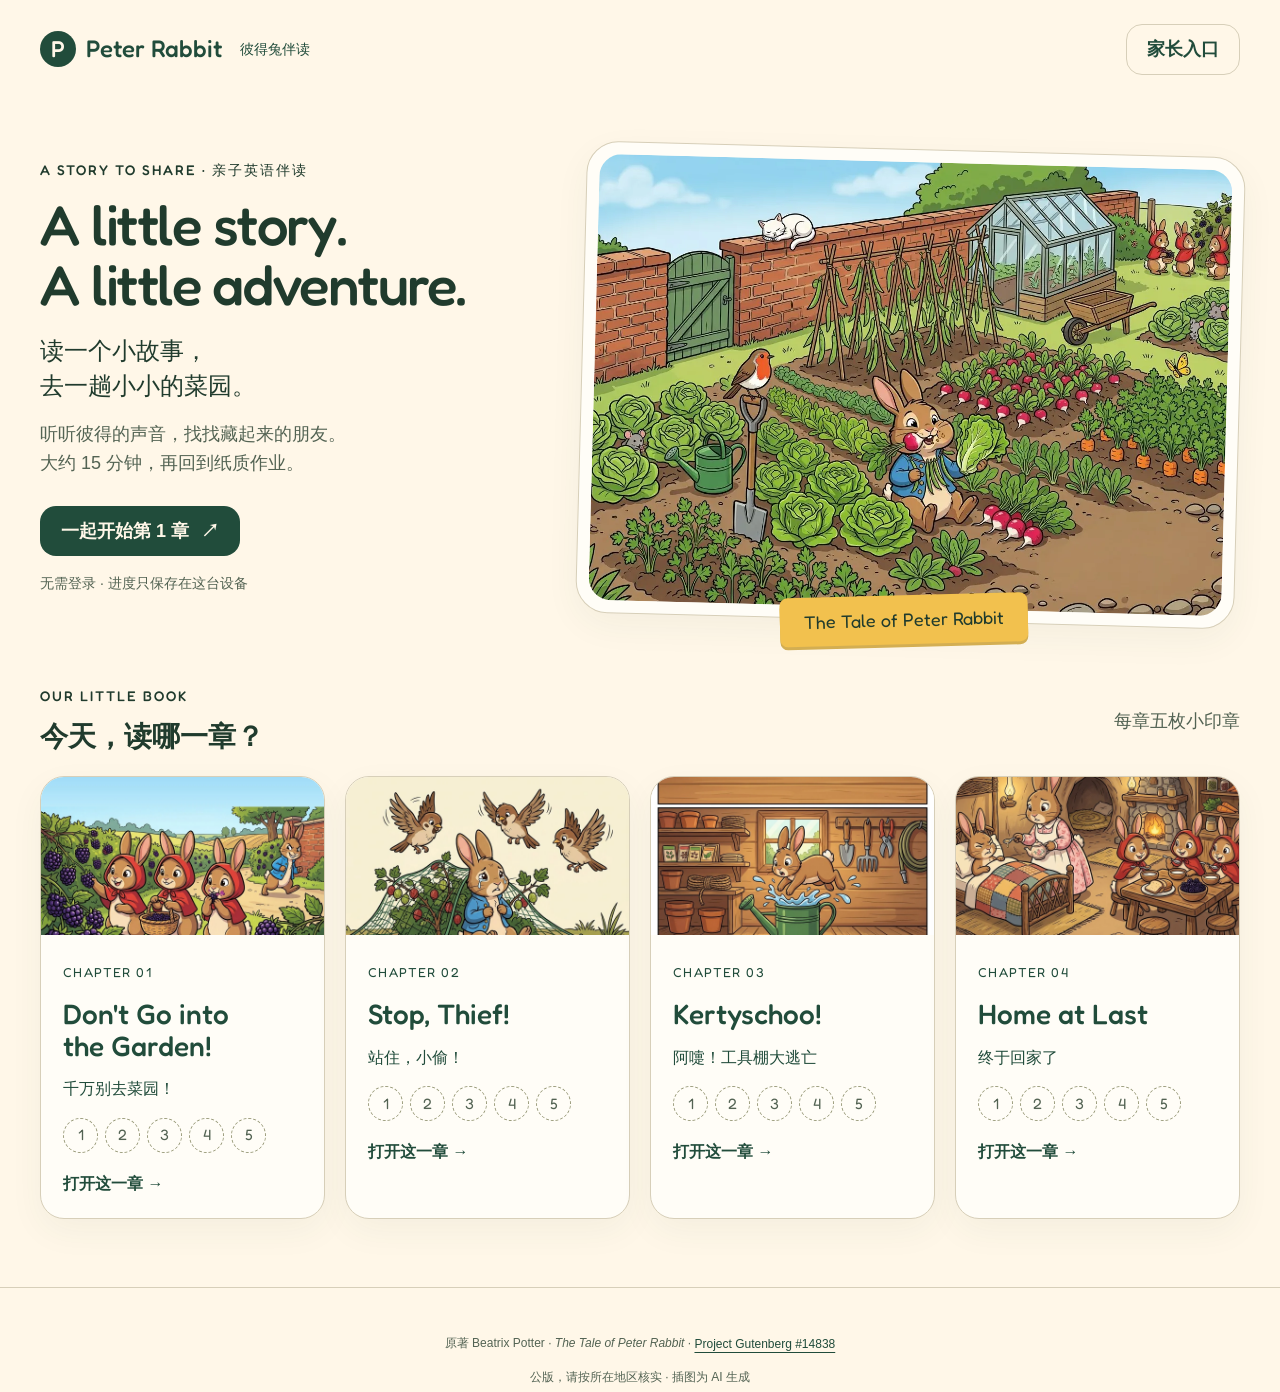
<file: index.html>
<!doctype html>
<html lang="zh-CN"><head><meta charset="utf-8"><meta name="viewport" content="width=device-width,initial-scale=1"><meta http-equiv="refresh" content="0;url=play/peter-rabbit/"><meta name="theme-color" content="#214c3b"><title>彼得兔互动伴读 · Peter Rabbit Interactive</title><link rel="icon" href="data:,"><style>body{background:#fff7e8;color:#214c3b;font:20px system-ui,sans-serif;padding:8vh 8vw}a{display:inline-block;background:#214c3b;color:#fff;padding:18px 28px;border-radius:20px;min-height:24px;text-decoration:none}</style></head><body><h1>彼得兔互动伴读</h1><p>听一句，读一格，把故事带回纸上。</p><a href="play/peter-rabbit/">打开四章书架 · Open the story</a></body></html>
</file>
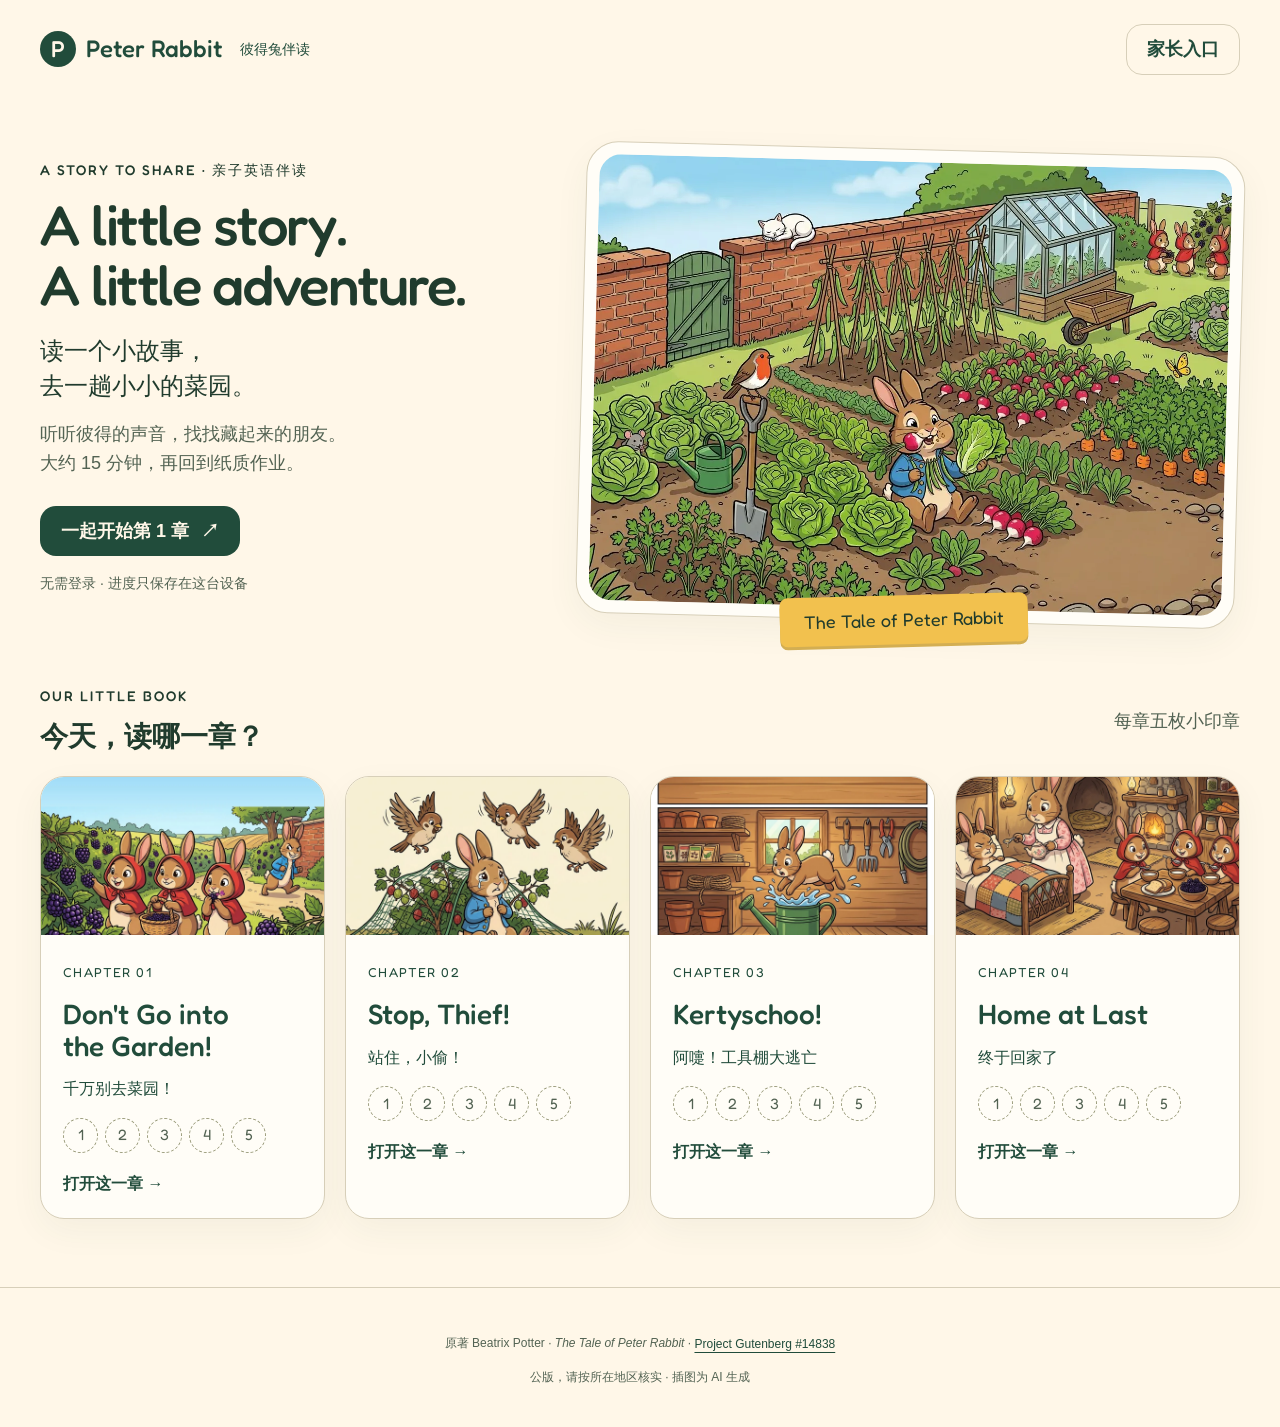
<file: play/peter-rabbit/index.html>
<!doctype html>
<html lang="zh-CN">
<head><meta charset="utf-8"><meta name="viewport" content="width=device-width,initial-scale=1,viewport-fit=cover"><meta name="theme-color" content="#214c3b"><title>彼得兔 · 一起读个小故事</title><link rel="icon" href="data:,"><link rel="stylesheet" href="css/storybookv1.1.css"><script type="module" src="js/homev1.1.js"></script></head>
<body class="home"><header class="site-header"><a class="brand" href="index.html"><span class="brand-dot">P</span> Peter Rabbit <span class="brand-zh">彼得兔伴读</span></a><button class="quiet" id="parent">家长入口</button></header>
<main><section class="home-hero"><div class="hero-copy"><p class="eyebrow">A STORY TO SHARE · 亲子英语伴读</p><h1>A little story.<br>A little adventure.</h1><p class="hero-zh">读一个小故事，<br>去一趟小小的菜园。</p><p class="muted">听听彼得的声音，找找藏起来的朋友。<br>大约 15 分钟，再回到纸质作业。</p><a class="button primary" href="chapter.html?n=1">一起开始第 1 章 <span aria-hidden="true">↗</span></a><p class="tiny">无需登录 · 进度只保存在这台设备</p></div><div class="hero-art"><img src="img/ch01-spreadv1.0.webp" alt="彼得坐在菜园中，身边有生菜、小萝卜和藏起来的小动物" width="1200" height="848"><span class="paper-label">The Tale of Peter Rabbit</span></div></section>
<section class="chapter-library"><div class="section-head"><div><p class="eyebrow">OUR LITTLE BOOK</p><h2>今天，读哪一章？</h2></div><p class="muted">每章五枚小印章</p></div><div class="chapter-cards"><a class="chapter-card available" href="chapter.html?n=1"><img src="img/ch01-panel3v1.0.webp" alt="三个姐姐采黑莓，彼得偷偷跑向菜园" width="1200" height="896"><div class="chapter-card-copy"><span class="chapter-number">CHAPTER 01</span><h3>Don't Go into<br>the Garden!</h3><p>千万别去菜园！</p><div id="home-stamps" data-chapter-stamps="1" class="stamp-row" aria-label="第一章获得的印章"></div><span class="card-link">打开这一章 →</span></div></a><a class="chapter-card available" href="chapter.html?n=2"><img src="img/ch02-panel5v1.0.webp" alt="第2章：站住，小偷！" width="1200" height="896"><div class="chapter-card-copy"><span class="chapter-number">CHAPTER 02</span><h3>Stop, Thief!</h3><p>站住，小偷！</p><div data-chapter-stamps="2" class="stamp-row" aria-label="第2章获得的印章"></div><span class="card-link">打开这一章 →</span></div></a><a class="chapter-card available" href="chapter.html?n=3"><img src="img/ch03-panel1v1.0.webp" alt="第3章：阿嚏！工具棚大逃亡" width="1200" height="896"><div class="chapter-card-copy"><span class="chapter-number">CHAPTER 03</span><h3>Kertyschoo!</h3><p>阿嚏！工具棚大逃亡</p><div data-chapter-stamps="3" class="stamp-row" aria-label="第3章获得的印章"></div><span class="card-link">打开这一章 →</span></div></a><a class="chapter-card available" href="chapter.html?n=4"><img src="img/ch04-panel6v1.0.webp" alt="第4章：终于回家了" width="1200" height="896"><div class="chapter-card-copy"><span class="chapter-number">CHAPTER 04</span><h3>Home at Last</h3><p>终于回家了</p><div data-chapter-stamps="4" class="stamp-row" aria-label="第4章获得的印章"></div><span class="card-link">打开这一章 →</span></div></a></div></section></main>
<footer class="site-footer">原著 Beatrix Potter · <i>The Tale of Peter Rabbit</i> · <a href="https://www.gutenberg.org/ebooks/14838" target="_blank" rel="noopener">Project Gutenberg #14838</a><br>公版，请按所在地区核实 · 插图为 AI 生成</footer>
<dialog id="parent-dialog" aria-labelledby="parent-title"><div class="dialog-body"><p class="eyebrow">FOR GROWN-UPS</p><h2 id="parent-title">家长小角落</h2><p>一起听、一起说即可。角色表演由孩子自己确认，不录音、不评判发音。每章约 15 分钟，结束后完成纸质作业。</p><p>重置只清除这台设备的彼得兔进度。</p><div class="actions"><button class="danger" id="reset">重置四章进度</button><button class="primary" id="parent-close">返回故事</button></div><div id="reset-confirm" hidden role="group" aria-label="确认重置进度"><p>要清除这台设备四章的印章和练习进度吗？</p><div class="actions"><button class="danger" id="confirm-reset">确认重置</button><button class="quiet" id="cancel-reset">取消</button></div></div><p id="parent-feedback" role="status"></p></div></dialog>
</body></html>
</file>
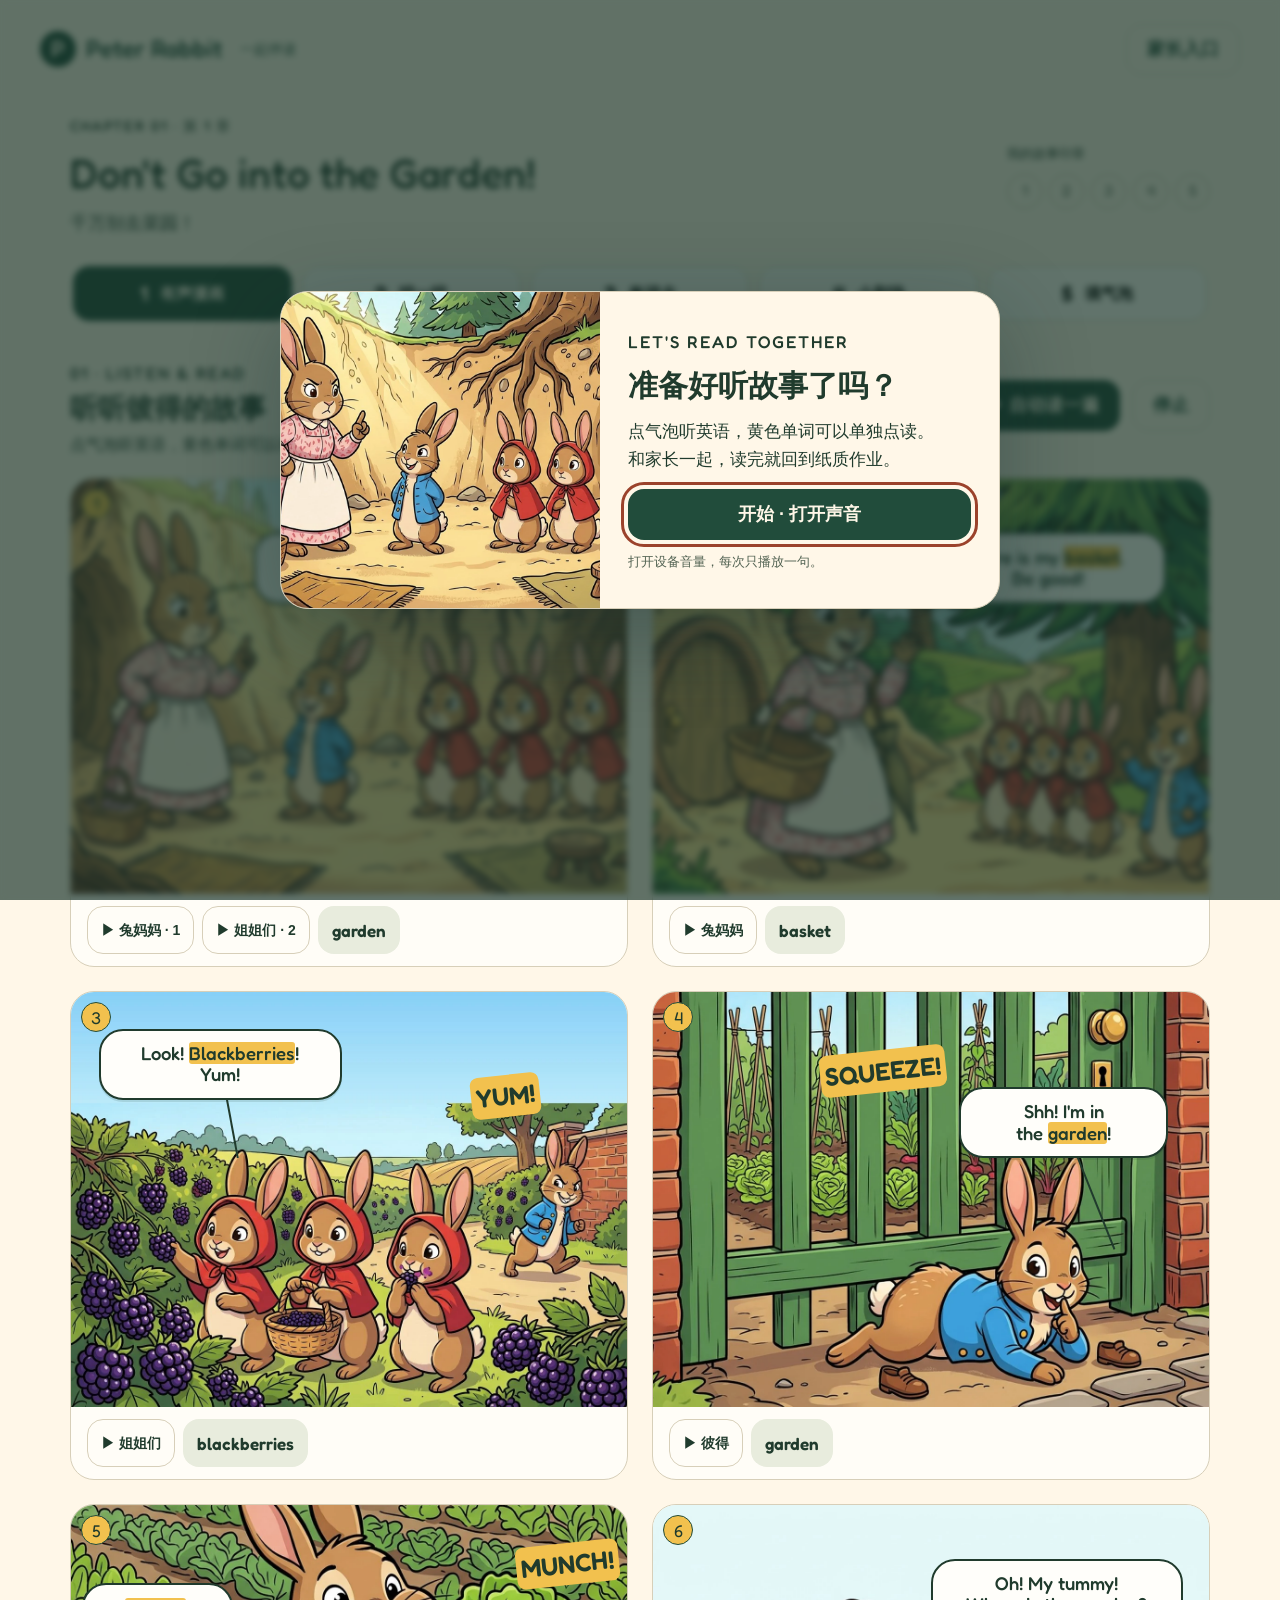
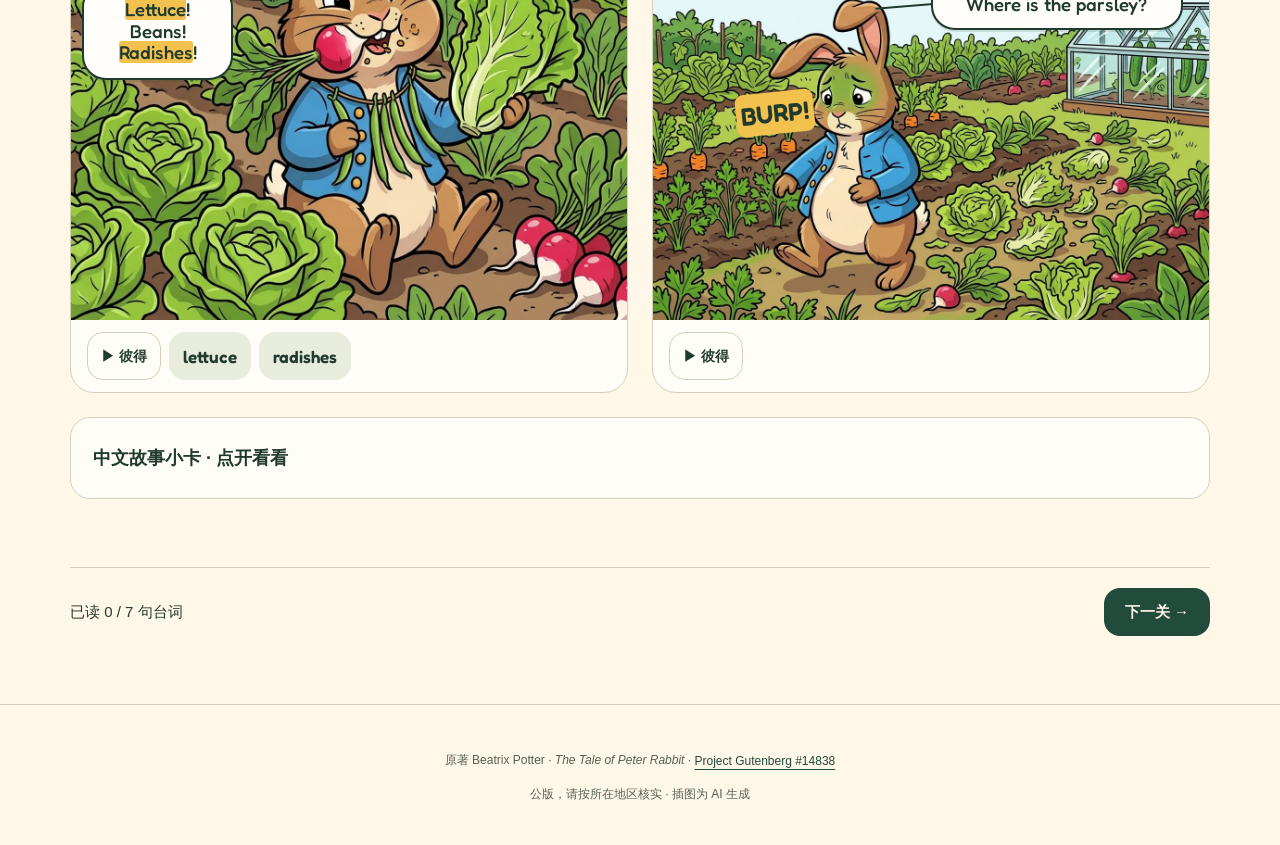
<file: play/peter-rabbit/chapter.html>
<!doctype html>
<html lang="zh-CN">
<head><meta charset="utf-8"><meta name="viewport" content="width=device-width,initial-scale=1,viewport-fit=cover"><meta name="theme-color" content="#214c3b"><title>彼得兔互动伴读</title><link rel="icon" href="data:,"><link rel="stylesheet" href="css/storybookv1.1.css"><script type="module" src="js/chapterv1.1.js"></script></head>
<body class="reader"><header class="site-header"><a class="brand" href="index.html"><span class="brand-dot">P</span> Peter Rabbit <span class="brand-zh">一起伴读</span></a><button class="quiet" id="parent">家长入口</button></header>
<main class="reader-main"><div class="reader-heading"><div><p class="eyebrow">CHAPTER 01 · 第一章</p><h1>Don't Go into the Garden!</h1><p>千万别去菜园！</p></div><div class="chapter-keepsake"><span>我的故事印章</span><div id="reader-stamps" class="stamp-row"></div></div></div><nav class="stage-nav" aria-label="五个伴读关卡"></nav><section id="stage" aria-live="off"><p class="loading">正在打开故事书……</p></section><div id="feedback" class="feedback" role="status" aria-live="polite"></div><div class="bottom-bar"><span id="stage-progress">每一小步，都是一个新发现。</span><button id="next-stage" class="primary">下一关 →</button></div></main>
<footer class="site-footer">原著 Beatrix Potter · <i>The Tale of Peter Rabbit</i> · <a href="https://www.gutenberg.org/ebooks/14838" target="_blank" rel="noopener">Project Gutenberg #14838</a><br>公版，请按所在地区核实 · 插图为 AI 生成</footer>
<dialog id="start-dialog" aria-labelledby="start-title"><div class="start-body"><img src="img/ch01-panel1v1.0.webp" alt="兔妈妈和四只小兔准备出门" width="1200" height="896"><div><p class="eyebrow">LET'S READ TOGETHER</p><h2 id="start-title">准备好听故事了吗？</h2><p>点气泡听英语，黄色单词可以单独点读。<br>和家长一起，读完就回到纸质作业。</p><button class="primary" id="start">开始 · 打开声音</button><p class="tiny">打开设备音量，每次只播放一句。</p></div></div></dialog>
<dialog id="word-dialog" aria-labelledby="word-title"><div id="word-content" class="dialog-body"></div><button class="dialog-close quiet" data-close="word-dialog" aria-label="关闭单词卡">关闭 ×</button></dialog>
<dialog id="parent-dialog" aria-labelledby="parent-title"><div class="dialog-body"><p class="eyebrow">FOR GROWN-UPS</p><h2 id="parent-title">家长小角落</h2><p>表演不调用麦克风，孩子说完后自己点“我说完了”。印章只表示完成练习，不表示发音或英语能力评估。</p><p id="time-info"></p><div class="actions"><button class="danger" id="reset">重置四章进度</button><button class="primary" data-close="parent-dialog">返回故事</button></div><div id="reset-confirm" hidden role="group" aria-label="确认重置进度"><p>要清除这台设备四章的印章和练习进度吗？</p><div class="actions"><button class="danger" id="confirm-reset">确认重置</button><button class="quiet" id="cancel-reset">取消</button></div></div><p id="parent-feedback" role="status"></p></div></dialog>
<dialog id="rest-dialog" aria-labelledby="rest-title"><div class="dialog-body"><p class="eyebrow">A LITTLE BREAK</p><h2 id="rest-title">已经读了 15 分钟啦</h2><p>看看远处、伸伸胳膊。你的印章已经保存，可以和家长一起休息，稍后再回来。</p><div class="actions"><a class="button primary" href="index.html">先休息一下</a><button class="quiet" data-close="rest-dialog">完成手上这一小步</button></div></div></dialog>
<noscript>请启用 JavaScript 来播放音频和完成小游戏。</noscript></body></html>
</file>
<file: play/peter-rabbit/css/storybookv1.1.css>
@font-face{font-family:Fredoka;src:url('../fonts/Fredokav1.0.woff2') format('woff2'),url('../fonts/Fredokav1.0.ttf') format('truetype');font-weight:300 700;font-display:swap}
:root{--paper:#fff7e8;--ink:#203b2d;--forest:#214c3b;--honey:#f2c14e;--line:#d7cfb9;--soft:#e8ecdd;--clay:#9b422b;--shadow:0 12px 35px #214c3b0d;--radius:24px;--english:Fredoka,'Arial Rounded MT Bold',sans-serif;--chinese:'PingFang SC','Noto Sans SC',sans-serif}
*{box-sizing:border-box}html{scroll-behavior:smooth}body{margin:0;background:var(--paper);color:var(--ink);font-family:var(--chinese);font-size:18px;line-height:1.6}button,a,input{ -webkit-tap-highlight-color:transparent }button,.button{font:inherit;min-height:48px;min-width:48px;border:1.5px solid transparent;border-radius:16px;padding:10px 20px;cursor:pointer;display:inline-flex;align-items:center;justify-content:center;gap:12px;font-weight:600;transition:background .15s,transform .15s}a{color:var(--forest);text-decoration-thickness:1px;text-underline-offset:4px}.button{text-decoration:none}button:hover,.button:hover{transform:translateY(-1px)}button:active,.button:active{transform:translateY(1px)}button:disabled{cursor:default;transform:none;opacity:.6}a:focus-visible,button:focus-visible,[tabindex]:focus-visible{outline:3px solid var(--clay);outline-offset:4px}.primary{background:var(--forest);color:var(--paper)}.primary:hover{background:#153c2b}.quiet{background:transparent;border-color:var(--line);color:var(--forest)}.honey{background:var(--honey);color:var(--ink)}.danger{background:#f9e0d6;color:#7f2919;border-color:#ddb9aa}.muted{color:#536353}.tiny{font-size:14px;color:#536353}h1,h2,h3,p{margin:0 0 16px}h1,h2,h3{line-height:1.12;text-wrap:pretty}h1,h3,.english{font-family:var(--english)}h1{font-weight:500}h2{font-size:28px}h3{font-size:28px}.eyebrow{font-family:var(--english);font-size:14px;font-weight:500;letter-spacing:2px;margin-bottom:14px}img{max-width:100%;display:block;height:auto}.site-header{max-width:1440px;margin:auto;padding:24px 40px;display:flex;align-items:center;justify-content:space-between;gap:16px}.brand{font-family:var(--english);font-weight:500;font-size:24px;display:flex;align-items:center;gap:10px;text-decoration:none;min-height:48px}.brand-dot{background:var(--forest);color:var(--paper);border-radius:50%;height:36px;width:36px;display:grid;place-items:center;font-size:23px}.brand-zh{font-family:var(--chinese);font-size:14px;font-weight:400;margin-left:8px}.site-footer{padding:32px 20px 40px;text-align:center;font-size:12px;color:#536353;border-top:1px solid var(--line);margin-top:48px}.site-footer a{display:inline-flex;align-items:center;min-height:48px}
.home main{max-width:1360px;margin:auto;padding:20px 40px}.home-hero{display:grid;grid-template-columns:.85fr 1.15fr;gap:54px;align-items:center;padding:30px 0 64px}.hero-copy h1{font-size:clamp(40px,4.4vw,64px);letter-spacing:-1.5px;line-height:1.06;margin-bottom:20px}.hero-zh{font-size:24px;line-height:1.45;font-weight:500}.hero-copy .button{margin-top:12px}.hero-copy .tiny{margin-top:16px}.hero-art{position:relative;transform:rotate(1.5deg);padding:12px;background:#fffdf7;border-radius:32px;box-shadow:var(--shadow);border:1px solid var(--line)}.hero-art img{border-radius:22px;aspect-ratio:1.42;object-fit:cover}.paper-label{position:absolute;bottom:0;left:50%;transform:translate(-50%,50%) rotate(-3deg);white-space:nowrap;background:var(--honey);padding:10px 24px;border-radius:8px;font-family:var(--english);box-shadow:0 3px 0 #d3ae52}.section-head{display:flex;justify-content:space-between;align-items:end;gap:16px;margin-bottom:24px}.section-head h2{margin-bottom:0}.chapter-cards{display:grid;grid-template-columns:repeat(4,1fr);gap:20px}.chapter-card{border:1px solid var(--line);border-radius:24px;overflow:hidden;text-decoration:none;background:#fffdf7;box-shadow:var(--shadow)}.chapter-card.available img{aspect-ratio:1.8;object-fit:cover}.chapter-card-copy{padding:22px}.chapter-number{font-family:var(--english);letter-spacing:1.4px;font-size:13px}.chapter-card h3{margin:14px 0;font-weight:500}.chapter-card p{font-size:16px}.future{padding:30px 24px;background:var(--soft);display:flex;flex-direction:column;justify-content:center;box-shadow:none}.future h3{font-size:30px}.availability{font-size:13px;margin-top:24px}.card-link{display:block;margin-top:18px;font-size:16px;font-weight:600}.stamp-row{display:flex;gap:7px}.stamp{width:35px;height:35px;border-radius:50%;border:1.5px dashed #9a9b7b;display:grid;place-items:center;font-family:var(--english);font-size:15px;color:#536353}.stamp.earned{background:var(--honey);border:2px solid var(--forest);color:var(--forest);transform:rotate(-10deg)}.stamp-pop{animation:stamp .5s ease-out}@keyframes stamp{0%{transform:scale(1.8) rotate(-20deg);opacity:0}70%{transform:scale(.9) rotate(-8deg)}100%{transform:scale(1) rotate(-10deg);opacity:1}}
.reader-main{max-width:1220px;margin:auto;padding:16px 40px 0}.reader-heading{display:flex;justify-content:space-between;align-items:center;gap:24px;margin-bottom:24px}.reader-heading h1{font-size:clamp(28px,3.2vw,43px);margin-bottom:12px}.reader-heading p:last-child{margin-bottom:0}.chapter-keepsake{flex-shrink:0}.chapter-keepsake>span{font-size:13px;display:block;margin-bottom:9px}.stage-nav{display:flex;gap:10px;margin:0 0 24px;overflow-x:auto;padding:4px 3px 8px;scrollbar-width:thin}.stage-nav button{flex:1;white-space:nowrap;background:#fffdf7;border-color:var(--line);font-size:16px;padding:10px 16px}.stage-nav button[aria-current=step]{background:var(--forest);color:var(--paper);border-color:var(--forest)}.stage-nav .step-number{font-family:var(--english);font-size:21px}.stage-title{display:flex;justify-content:space-between;align-items:center;gap:16px;margin:8px 0 20px}.stage-title h2{margin:0;font-size:28px}.stage-title .eyebrow{margin-bottom:6px}.stage-title p{font-size:16px;margin:8px 0 0}.actions{display:flex;flex-wrap:wrap;gap:12px}.comic-grid{display:grid;grid-template-columns:repeat(2,minmax(0,1fr));gap:24px}.panel-card{background:#fffdf7;border:1px solid var(--line);border-radius:24px;overflow:hidden;min-width:0}.panel-frame{position:relative;aspect-ratio:1200/896;isolation:isolate;overflow:hidden}.panel-frame>picture,.panel-frame>picture img{width:100%;height:100%;object-fit:contain}.panel-number{position:absolute;z-index:3;top:10px;left:10px;background:var(--honey);border:1.5px solid var(--forest);border-radius:50%;width:30px;height:30px;display:grid;place-items:center;font-family:var(--english);font-size:17px;pointer-events:none}.bubble{position:absolute;z-index:2;left:var(--left);top:var(--top);width:var(--width);min-height:max(48px,var(--height));padding:5px 7px;min-width:48px;border:2px solid var(--ink);border-radius:24px;background:#fffefa;color:var(--ink);font-family:var(--english);font-size:clamp(16px,1.45vw,20px);font-weight:500;line-height:1.15;text-align:center;box-shadow:0 2px 0 #203b2d22;overflow:visible;display:block}.bubble[data-id=b02]{font-size:clamp(15px,1.3vw,18px)}.bubble.playing{background:#ffe8a3;box-shadow:0 0 0 4px #f2c14e66}.bubble .new-word{position:relative;background:var(--honey);border-radius:3px;cursor:pointer;z-index:2}.new-word::after{content:'';position:absolute;top:50%;left:50%;transform:translate(-50%,-50%);height:48px;width:max(100%,48px);min-width:48px}.bubble-lines{display:block}.bubble-tail{position:absolute;inset:0;z-index:1;pointer-events:none;width:100%;height:100%;overflow:visible}.bubble-tail line{stroke:var(--ink);stroke-width:.6;vector-effect:non-scaling-stroke;stroke-width:2px}.sfx{position:absolute;font-family:var(--english);font-weight:600;font-size:clamp(17px,2vw,25px);color:var(--ink);background:var(--honey);border-radius:8px;padding:1px 5px;transform:rotate(-6deg);pointer-events:none}.panel-tools{padding:12px 16px;display:flex;flex-wrap:wrap;gap:8px;align-items:center}.panel-tools button{font-family:var(--english);background:var(--soft);color:var(--ink);padding:8px 13px;font-size:17px}.panel-tools .listen-line{background:transparent;border-color:var(--line);font-family:var(--chinese);font-size:14px}.mobile-pager{display:none}details.story-card{background:#fffdf7;border:1px solid var(--line);border-radius:20px;padding:16px 22px;margin-top:24px}details summary{cursor:pointer;min-height:48px;display:flex;align-items:center;font-weight:600}details p{max-width:850px;margin:12px 0}.feedback{min-height:40px;margin-top:18px;font-size:17px;line-height:1.5;color:var(--forest)}.bottom-bar{margin-top:10px;display:flex;justify-content:space-between;align-items:center;gap:16px;padding:20px 0;border-top:1px solid var(--line);font-size:15px}.bottom-bar>span{max-width:70%}.loading{padding:70px 0;text-align:center}
.find-layout{display:grid;grid-template-columns:1fr 230px;gap:24px;align-items:start}.scene-viewport{overflow:auto;border-radius:24px;border:2px solid var(--forest);background:var(--soft);touch-action:pan-x pan-y;position:relative}.scene-canvas{position:relative;width:100%;min-width:100%;cursor:crosshair}.scene-canvas>picture,.scene-canvas img{width:100%;height:auto}.scene-viewport.zoomed .scene-canvas{width:180%}.hotspot{position:absolute;border:3px solid var(--clay);background:#f2c14e55;pointer-events:none}.hotspot.ellipse{border-radius:50%}.hotspot.found{border-color:var(--forest);background:#e8ecdd66}.hotspot-label{position:absolute;left:50%;transform:translateX(-50%);top:-18px;background:var(--paper);padding:0 4px;font-size:10px;line-height:16px;color:var(--ink);white-space:nowrap}.found-list{background:#fffdf7;padding:24px;border:1px solid var(--line);border-radius:24px}.found-list h3{font-size:23px}.found-item{display:flex;align-items:center;gap:10px;padding:10px 0;font-family:var(--english);font-size:22px}.found-item small{font-family:var(--chinese);font-size:14px;display:block;line-height:1.2}.found-check{width:24px;height:24px;border:1px solid #89977a;border-radius:50%;display:grid;place-items:center;flex-shrink:0;font-size:16px}.found-check.done{background:var(--honey);border-color:var(--forest)}.find-prompt{display:flex;align-items:center;gap:14px;background:var(--soft);border-radius:18px;padding:16px 20px;margin:0 0 20px}.find-prompt strong{font-family:var(--english);font-size:28px;font-weight:500}.find-prompt small{font-size:15px}.scene-controls{margin-top:16px;display:flex;gap:12px;flex-wrap:wrap}.debug-note{background:var(--honey);padding:12px 20px;border-radius:16px;margin-bottom:18px}
.word-grid{display:grid;grid-template-columns:repeat(5,minmax(0,1fr));gap:16px}.word-card{background:#fffdf7;border:1px solid var(--line);border-radius:24px;overflow:hidden;display:flex;flex-direction:column;min-width:0}.word-face{position:relative;border:0;border-radius:0;padding:12px;display:block;background:transparent;text-align:center;color:var(--ink);width:100%;font-weight:400}.word-face img{width:100%;aspect-ratio:1;object-fit:cover;border-radius:16px}.flip-hint{display:block;font-size:14px;margin:16px 0 6px}.word-back{min-height:290px;padding:14px 8px 4px;display:flex;flex-direction:column;align-items:center;justify-content:center;gap:8px}.word-back strong{font-family:var(--english);font-size:29px;font-weight:500;overflow-wrap:anywhere}.word-back span{font-size:17px}.word-back p{font-family:var(--english);font-size:21px;line-height:1.35;margin:12px 0 0}.word-audio{display:flex;gap:6px;padding:10px 12px 16px;margin-top:auto;justify-content:center}.word-audio button{background:var(--soft);color:var(--ink);font-size:14px;padding:8px 10px}.quiz-launch{margin-top:26px;background:var(--soft);border-radius:24px;display:flex;justify-content:space-between;align-items:center;padding:24px;gap:24px}.quiz-launch h3{margin-bottom:8px}.quiz-launch p{margin:0;font-size:16px}.quiz-board{max-width:820px;margin:0 auto}.quiz-options{display:grid;grid-template-columns:repeat(3,minmax(0,1fr));gap:20px;margin-top:28px}.quiz-option{background:#fffdf7;padding:12px;border:2px solid var(--line);border-radius:24px}.quiz-option img{border-radius:16px;aspect-ratio:1;object-fit:cover}.quiz-count{text-align:center;font-family:var(--english);font-size:18px;margin-bottom:18px}.quiz-question{display:flex;justify-content:center}.quiz-question button{font-size:21px}.quiz-answer-hint{margin:22px 0;text-align:center}.lesson-layout{display:grid;grid-template-columns:.9fr 1.1fr;gap:28px;align-items:start}.theater-card{background:#fffdf7;border-radius:24px;overflow:hidden;border:1px solid var(--line)}.theater-copy{padding:22px}.theater-copy h3{font-size:25px}.theater-line{display:block;text-align:left;background:var(--soft);color:var(--ink);font-family:var(--english);font-size:23px;margin:8px 0;width:100%}.lesson-lines{background:#fffdf7;border-radius:24px;padding:20px;border:1px solid var(--line)}.lesson-line{display:flex;gap:14px;padding:15px 12px;border-radius:14px;width:100%;text-align:left;background:transparent;justify-content:flex-start;color:var(--ink);border:1px solid transparent}.lesson-line+.lesson-line{border-top:1px solid var(--line)}.lesson-line.playing{background:#ffe8a3}.lesson-line .en{font-family:var(--english);font-size:23px;display:block}.lesson-line .zh{font-size:16px;color:#536353;display:block;margin-top:4px}.lesson-line .role{font-size:12px;letter-spacing:1px;display:block;color:#536353}.lesson-count{font-family:var(--english);font-size:18px;color:#536353;flex-shrink:0}.actor-box{margin-top:26px;border:2px dashed #89977a;border-radius:24px;padding:24px;background:var(--soft)}.actor-box .english{font-size:26px}.actor-stage{padding:22px 0}.actor-stage .speaker-badge{font-size:14px;display:inline-block;border-radius:12px;padding:6px 12px;background:var(--paper);margin-bottom:14px}.actor-words{font-family:var(--english);font-size:30px}.actor-words.your-turn{background:var(--honey);padding:16px;border-radius:16px}.actor-hint{font-size:16px;margin-bottom:16px}.wordbox{background:var(--soft);border-radius:24px;padding:20px;margin-bottom:24px}.wordbox h3{font-size:24px;margin:0 0 16px}.word-tokens{display:flex;gap:12px;flex-wrap:wrap}.word-token{font-family:var(--english);font-size:23px;background:#fffdf7;border-color:#89977a;color:var(--ink);touch-action:none}.word-token[aria-pressed=true]{background:var(--honey);border-color:var(--forest);box-shadow:0 0 0 3px #f2c14e44}.word-token small{font-size:13px;display:block;font-family:var(--chinese);font-weight:400}.homework-grid{display:grid;grid-template-columns:repeat(2,minmax(0,1fr));gap:22px}.hw-card{border-radius:24px;background:#fffdf7;overflow:hidden;border:1px solid var(--line)}.hw-picture{position:relative;aspect-ratio:1200/896;overflow:hidden}.hw-picture img{width:100%;height:100%;object-fit:contain}.hw-bubble{position:absolute;left:var(--left);top:var(--top);width:var(--width);border:2px solid var(--ink);border-radius:24px;background:#fffefa;padding:10px 12px;text-align:center;font-family:var(--english);font-size:clamp(17px,1.5vw,21px);line-height:1.2;z-index:2}.hw-blank{display:inline-flex;vertical-align:middle;border:2px dashed #8d9771;background:var(--soft);color:var(--ink);border-radius:10px;min-width:100px;min-height:48px;padding:4px 8px;margin:4px 0;font-family:var(--english);font-size:20px;font-weight:400}.hw-blank.filled{background:var(--honey);border-style:solid;border-color:var(--forest)}.hw-caption{padding:12px 18px;font-size:14px}.check-homework{display:flex;justify-content:center;margin-top:24px}.completion{max-width:680px;margin:20px auto;text-align:center;background:#fffdf7;border:1px solid var(--line);padding:40px;border-radius:32px}.big-stamp{display:grid;place-items:center;margin:0 auto 24px;width:110px;height:110px;border-radius:50%;background:var(--honey);border:4px double var(--forest);font-family:var(--english);font-size:22px;line-height:1.2;transform:rotate(-10deg)}.completion h2{font-size:34px}.completion .english{font-size:26px}.paper-task{padding:20px;text-align:left;border-radius:20px;background:var(--soft);margin:24px 0}.paper-task li{margin:10px 0}.paper-task ol{padding-left:24px}.drag-ghost{position:fixed;z-index:30;pointer-events:none;background:var(--honey);color:var(--ink);font-family:var(--english);font-size:23px;border:2px solid var(--forest);border-radius:15px;padding:12px 18px;box-shadow:var(--shadow)}
dialog{border:1px solid var(--line);border-radius:28px;max-width:min(720px,calc(100vw - 32px));width:100%;padding:0;background:var(--paper);color:var(--ink);box-shadow:0 25px 90px #102b2a55;max-height:90dvh;overflow:auto}dialog::backdrop{background:#132f26aa;backdrop-filter:blur(3px)}.dialog-body{padding:36px}.dialog-body h2{font-size:31px}.dialog-body img{max-height:230px;aspect-ratio:1;object-fit:cover;margin:0 auto 20px;border-radius:18px}.dialog-body .word-main{font-family:var(--english);font-size:38px;font-weight:500}.dialog-close{margin:0 32px 24px;width:calc(100% - 64px)}.start-body{display:grid;grid-template-columns:.8fr 1fr}.start-body>img{width:100%;height:100%;object-fit:cover}.start-body>div{padding:36px 28px}.start-body h2{font-size:30px}.start-body p{font-size:17px}.start-body .tiny{font-size:13px;margin:12px 0 0}.start-body button{width:100%}.stamp-celebration{position:fixed;inset:0;display:grid;place-items:center;z-index:20;pointer-events:none;background:#fff7e822}.stamp-celebration>div{background:var(--honey);border:4px double var(--forest);border-radius:50%;width:180px;height:180px;display:flex;flex-direction:column;align-items:center;justify-content:center;box-shadow:var(--shadow);animation:stamp .5s ease-out;transform:rotate(-10deg);font-size:20px}.stamp-celebration strong{font-family:var(--english);font-size:28px}
@media(min-width:1600px){.bubble{font-size:21px}}
@media(max-width:1050px){.site-header{padding:18px 28px}.home main{padding:12px 28px}.home-hero{gap:30px;grid-template-columns:.95fr 1fr}.hero-copy h1{font-size:45px}.chapter-cards{grid-template-columns:repeat(2,1fr)}.reader-main{padding:16px 24px}.word-grid{grid-template-columns:repeat(3,minmax(0,1fr))}.find-layout{grid-template-columns:1fr 180px}.found-list{padding:18px}.found-item{font-size:20px}.lesson-layout{grid-template-columns:1fr}.theater-card{display:grid;grid-template-columns:1fr 1fr}.lesson-lines{max-height:none}.bubble{font-size:17px}.bubble[data-id=b02]{font-size:15px}.chapter-keepsake .stamp{width:30px;height:30px}.chapter-keepsake{font-size:12px}.hw-bubble{font-size:17px}}
@media(max-width:600px){body{font-size:17px}.site-header{padding:14px 18px}.brand{font-size:21px;gap:8px}.brand-zh{display:none}.site-header>button{font-size:14px;padding:8px 12px}.home main{padding:8px 20px}.home-hero{display:flex;flex-direction:column-reverse;gap:30px;padding:18px 0 40px}.hero-art{width:100%;transform:rotate(1deg);padding:8px;border-radius:24px}.hero-art img{border-radius:18px;aspect-ratio:1.55}.paper-label{font-size:16px;padding:7px 14px}.hero-copy{width:100%;margin-top:8px}.hero-copy h1{font-size:45px}.hero-zh{font-size:22px}.hero-copy>.button{width:100%}.hero-copy .tiny{text-align:center}.section-head{align-items:start}.section-head>p{display:none}.section-head h2{font-size:25px}.chapter-cards{grid-template-columns:1fr}.chapter-card.available{display:grid;grid-template-columns:.9fr 1.1fr}.chapter-card.available img{height:100%;aspect-ratio:auto;object-fit:cover}.chapter-card-copy{padding:20px 16px}.chapter-card h3{font-size:26px}.future{padding:20px 24px;gap:8px}.future h3{margin:4px 0;font-size:27px}.future p{margin:0}.availability{margin-top:6px}.reader-main{padding:8px 16px}.reader-heading{display:block;margin-bottom:16px}.reader-heading h1{font-size:30px}.reader-heading .eyebrow{font-size:12px}.reader-heading>div>p:last-child{font-size:16px}.chapter-keepsake{display:flex;gap:12px;align-items:center;margin-top:16px}.chapter-keepsake>span{margin:0}.stage-nav{margin-bottom:16px;gap:8px}.stage-nav button{font-size:14px;padding:10px 12px;gap:8px;flex:0 0 auto}.stage-nav .step-number{font-size:18px}.stage-title{display:block}.stage-title h2{font-size:26px}.stage-title .actions{margin-top:16px}.stage-title p{font-size:15px}.comic-grid{display:flex;overflow-x:auto;scroll-snap-type:x mandatory;gap:16px;scrollbar-width:none;padding:4px 0 12px}.comic-grid::-webkit-scrollbar{display:none}.comic-grid>.panel-card{flex:0 0 100%;scroll-snap-align:start}.bubble{left:var(--mleft,var(--left));top:var(--mtop,var(--top));width:var(--mwidth,var(--width));font-size:17px;border-radius:18px;padding:5px 6px}.bubble[data-id=b02]{font-size:15px}.panel-tools{padding:12px;gap:7px}.panel-tools button{font-size:16px;padding:8px 12px}.mobile-pager{display:flex;justify-content:space-between;align-items:center;margin-top:12px}.mobile-pager>span{font-family:var(--english)}.mobile-pager button{padding:8px 16px}details.story-card{padding:12px 16px}.find-layout{display:block}.find-prompt{padding:14px;align-items:start;gap:10px}.find-prompt strong{font-size:26px}.find-prompt small{display:block}.find-prompt button{padding:8px 12px;font-size:15px}.found-list{margin-top:18px;padding:18px;display:grid;grid-template-columns:repeat(2,1fr);gap:0 14px}.found-list h3{grid-column:1/-1;font-family:var(--chinese);font-size:20px;margin-bottom:10px}.found-item{font-size:22px;padding:8px 0}.found-item small{font-size:13px}.word-grid{grid-template-columns:repeat(2,minmax(0,1fr));gap:12px}.word-face{padding:10px}.word-back{min-height:250px;padding:8px 0}.word-back strong{font-size:25px}.word-back p{font-size:19px}.word-audio{padding:6px 8px 12px;flex-wrap:wrap}.word-audio button{font-size:14px;padding:8px 10px}.flip-hint{font-size:13px;margin:12px 0 2px}.quiz-launch{display:block;padding:20px}.quiz-launch .button,.quiz-launch button{margin-top:16px;width:100%}.quiz-options{gap:10px;grid-template-columns:repeat(2,minmax(0,1fr))}.quiz-option{padding:8px;border-radius:18px}.theater-card{display:block}.theater-copy{padding:18px}.theater-line{font-size:22px}.lesson-lines{padding:12px}.lesson-line{padding:12px 8px;gap:10px}.lesson-line .en{font-size:22px;line-height:1.3}.lesson-line .zh{font-size:15px}.actor-box{padding:20px}.actor-words{font-size:26px}.wordbox{padding:18px}.word-tokens{gap:9px}.word-token{font-size:21px;padding:10px 14px}.homework-grid{grid-template-columns:1fr}.hw-bubble{font-size:18px;border-radius:18px;padding:8px}.hw-blank{font-size:18px;min-width:100px;padding:4px 6px}.hw-caption{padding:12px 16px}.bottom-bar{font-size:14px;align-items:start}.bottom-bar>span{max-width:55%}.bottom-bar button{padding:10px 14px;white-space:nowrap}.completion{padding:28px 20px}.completion h2{font-size:29px}.paper-task{padding:16px}.dialog-body{padding:28px 22px}.dialog-body h2{font-size:28px}.start-body{display:block}.start-body>img{width:100%;max-height:200px;object-fit:cover;object-position:center 35%}.start-body>div{padding:26px 22px}.start-body h2{font-size:28px}.dialog-close{margin:0 22px 22px;width:calc(100% - 44px)}.site-footer{margin-top:30px;padding:24px 18px;font-size:11px}}
@media(prefers-reduced-motion:reduce){html{scroll-behavior:auto}*,*::before,*::after{animation:none!important;transition:none!important}}

[hidden]{display:none!important}

button,.button,.bubble,.scene-canvas,.scene-viewport,.hotspot{touch-action:manipulation}
.word-token,.hw-blank{touch-action:none;-webkit-user-select:none;user-select:none;-webkit-touch-callout:none}
.bubble,.panel-tools button,.scene-canvas{-webkit-user-select:none;user-select:none;-webkit-touch-callout:none}
#reset-confirm{margin-top:20px;padding:18px;background:var(--soft);border-radius:18px}

/* Crop only the new chapter's presentation; retain the supplied image files. */
.cropped-scene{overflow:hidden}
.cropped-scene>picture{display:block;position:relative;width:100%;height:100%}
.cropped-scene>picture img{position:absolute;width:var(--image-width);max-width:none;left:var(--image-left);top:var(--image-top);height:auto}
.scene-decoration{position:absolute;display:grid;place-items:center;border-radius:5px;background:#fff0bf;color:var(--ink);font-family:var(--english);font-size:clamp(13px,1.8vw,24px);letter-spacing:1px;pointer-events:none}
.theater-reference{margin:16px 0;padding:12px;background:var(--paper);border-radius:16px;display:flex;gap:12px;align-items:center;font-family:var(--english);font-size:18px}
.theater-reference picture{width:90px;flex-shrink:0}.theater-reference img{border-radius:12px}

.hw-answer{white-space:nowrap}
</file>
